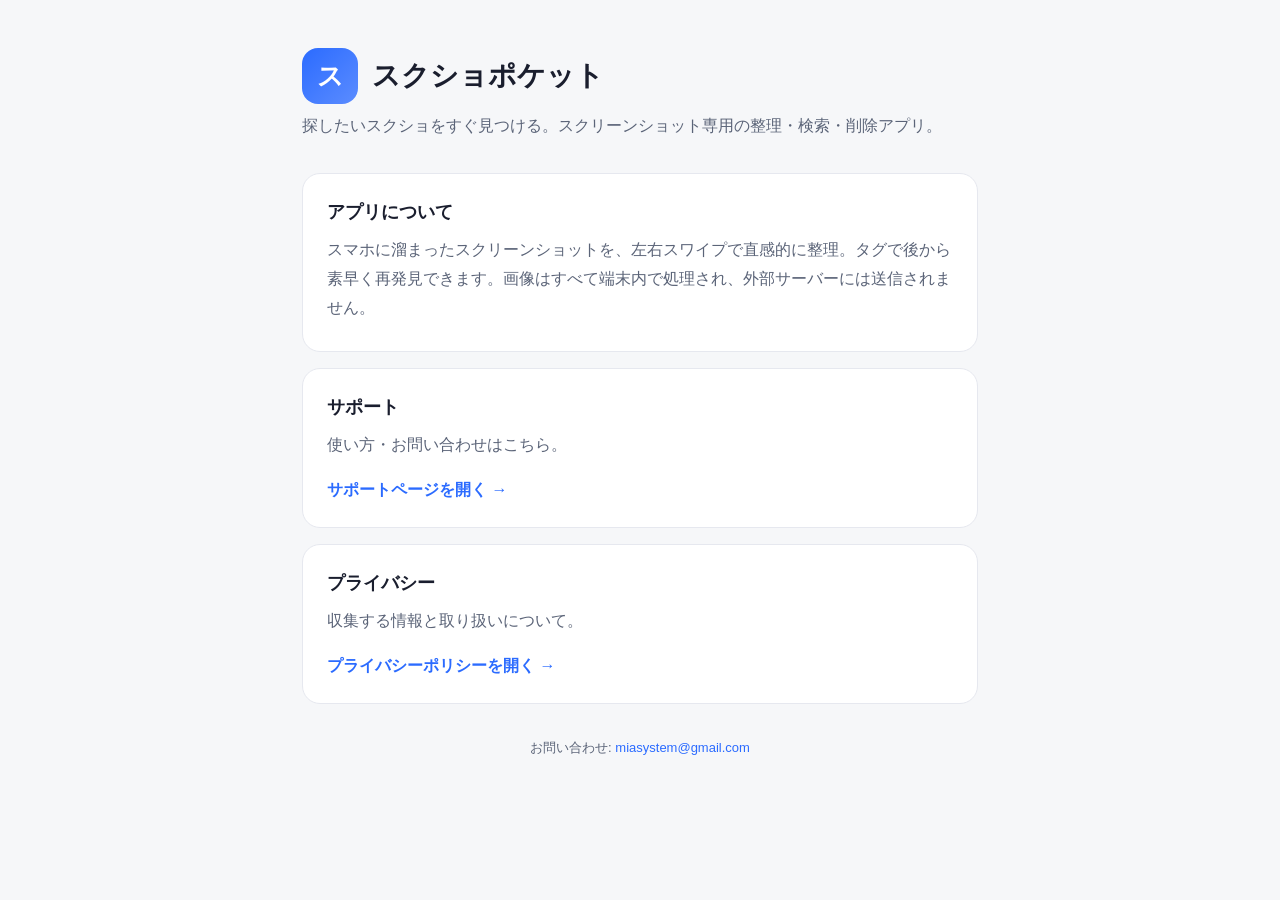
<file: index.html>
<!doctype html>
<html lang="ja">
<head>
<meta charset="utf-8">
<meta name="viewport" content="width=device-width, initial-scale=1">
<title>スクショポケット</title>
<style>
  :root { --accent:#2B6BFF; --ink:#1A1E2E; --muted:#5B6478; --bg:#F6F7F9; --card:#FFFFFF; --border:#E6E8EF; }
  * { box-sizing:border-box; }
  body { margin:0; font-family:-apple-system,BlinkMacSystemFont,"Hiragino Sans","Noto Sans JP",sans-serif; color:var(--ink); background:var(--bg); line-height:1.8; }
  .wrap { max-width:720px; margin:0 auto; padding:48px 22px 72px; }
  .brand { display:flex; align-items:center; gap:14px; margin-bottom:8px; }
  .logo { width:56px; height:56px; border-radius:16px; background:linear-gradient(135deg,#2B6BFF,#5B8Cff); display:flex; align-items:center; justify-content:center; color:#fff; font-weight:800; font-size:26px; }
  h1 { font-size:28px; margin:0; font-weight:800; }
  .tagline { color:var(--muted); margin:6px 0 32px; }
  .card { background:var(--card); border:1px solid var(--border); border-radius:18px; padding:22px 24px; margin-bottom:16px; }
  .card h2 { font-size:18px; margin:0 0 8px; }
  .card p { margin:0 0 6px; color:var(--muted); }
  a.btn { display:inline-block; margin-top:10px; color:var(--accent); font-weight:700; text-decoration:none; }
  a.btn:hover { text-decoration:underline; }
  footer { color:var(--muted); font-size:13px; margin-top:32px; text-align:center; }
  footer a { color:var(--accent); text-decoration:none; }
</style>
</head>
<body>
  <div class="wrap">
    <div class="brand">
      <div class="logo">ス</div>
      <div>
        <h1>スクショポケット</h1>
      </div>
    </div>
    <p class="tagline">探したいスクショをすぐ見つける。スクリーンショット専用の整理・検索・削除アプリ。</p>

    <div class="card">
      <h2>アプリについて</h2>
      <p>スマホに溜まったスクリーンショットを、左右スワイプで直感的に整理。タグで後から素早く再発見できます。画像はすべて端末内で処理され、外部サーバーには送信されません。</p>
    </div>

    <div class="card">
      <h2>サポート</h2>
      <p>使い方・お問い合わせはこちら。</p>
      <a class="btn" href="./support.html">サポートページを開く →</a>
    </div>

    <div class="card">
      <h2>プライバシー</h2>
      <p>収集する情報と取り扱いについて。</p>
      <a class="btn" href="./privacy.html">プライバシーポリシーを開く →</a>
    </div>

    <footer>
      お問い合わせ: <a href="mailto:miasystem@gmail.com">miasystem@gmail.com</a>
    </footer>
  </div>
</body>
</html>
</file>
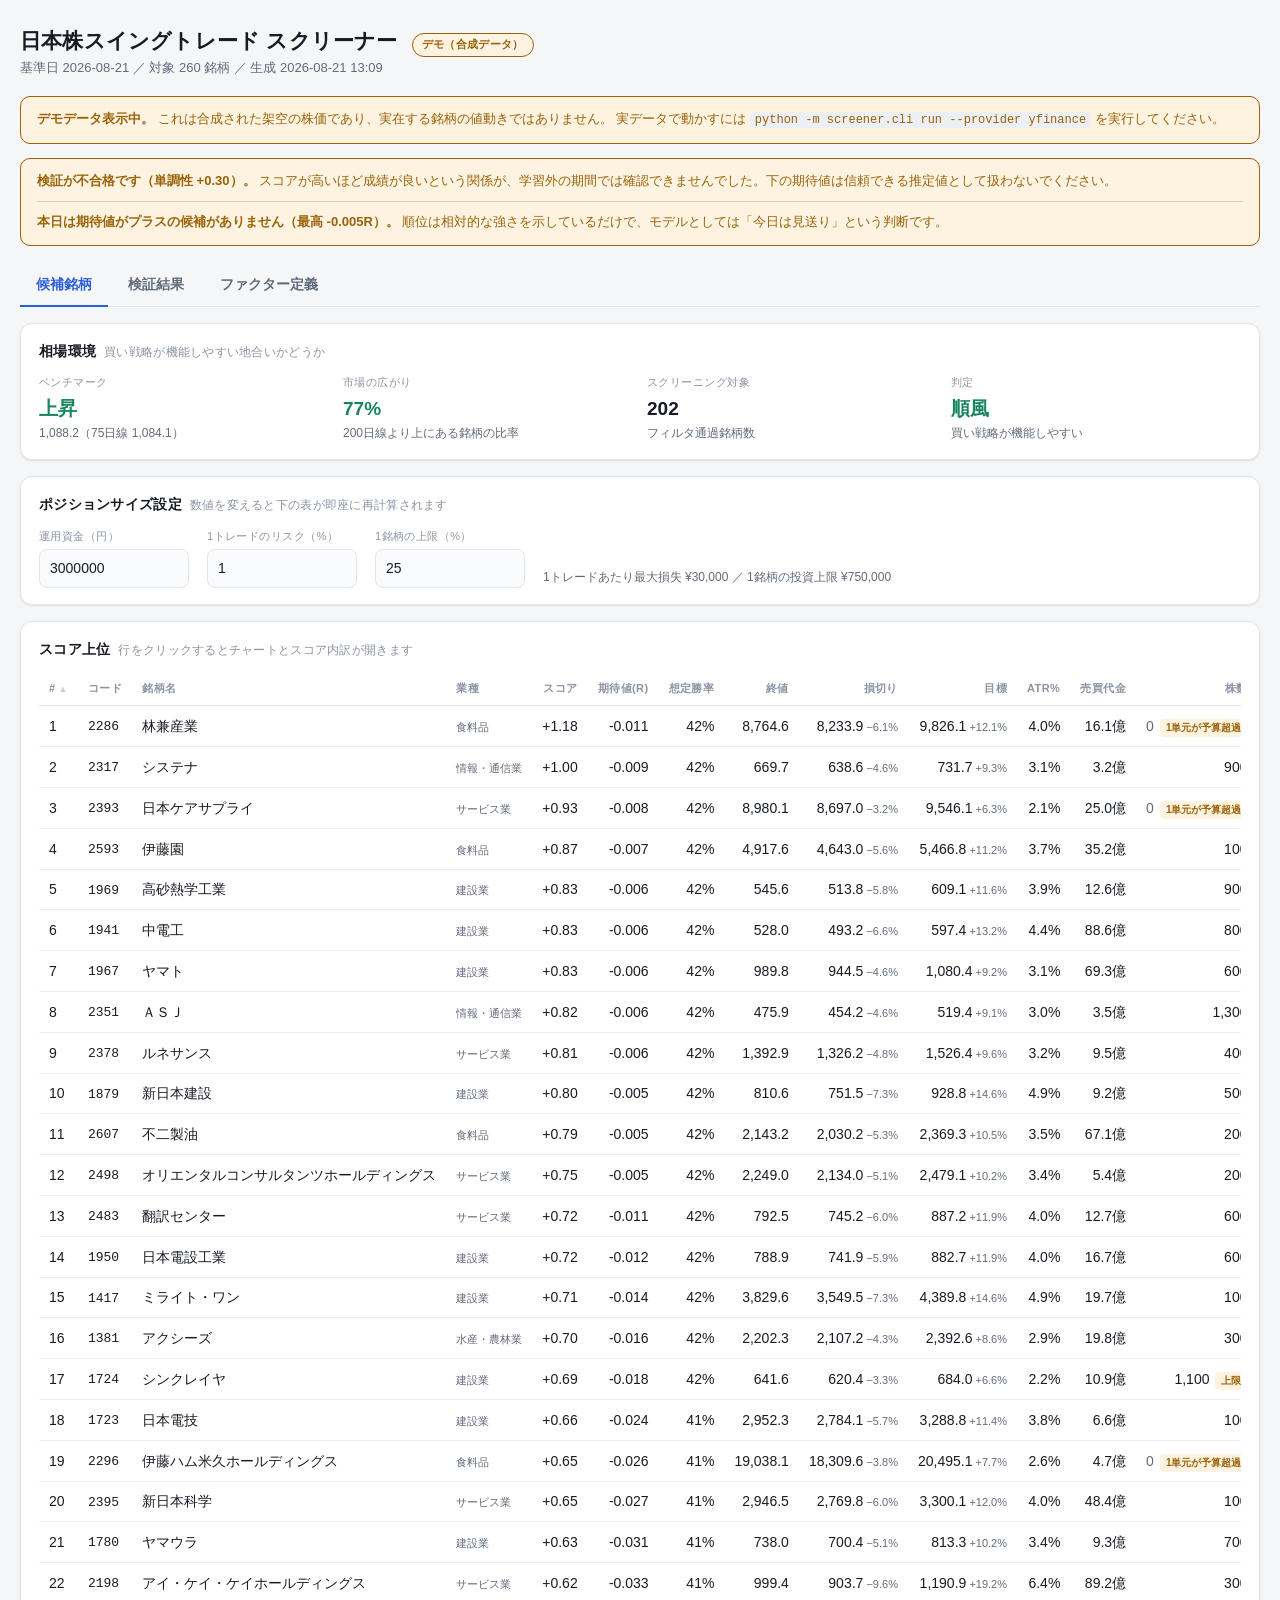
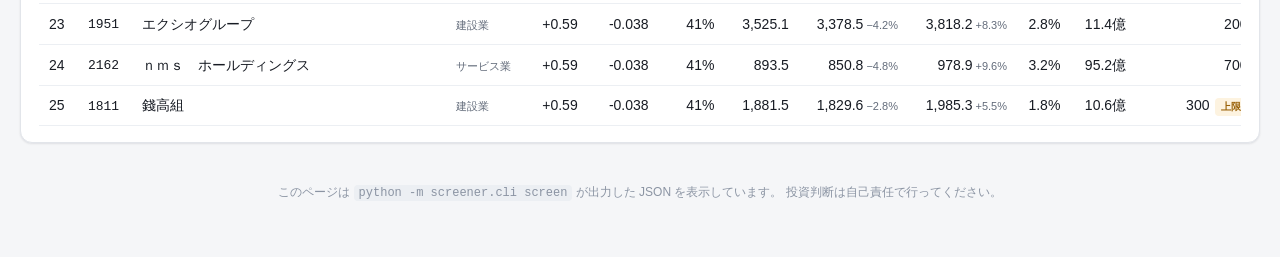
<file: trade/dashboard/index.html>
<!doctype html>
<html lang="ja">
<head>
<meta charset="utf-8">
<meta name="viewport" content="width=device-width, initial-scale=1">
<title>日本株スイングトレード スクリーナー</title>
<link rel="icon" href="data:image/svg+xml,%3Csvg xmlns='http://www.w3.org/2000/svg' viewBox='0 0 16 16'%3E%3Crect width='16' height='16' rx='3' fill='%232b5fd9'/%3E%3Cpath d='M3 11.5l3-3 2.5 2L13 5' stroke='%23fff' stroke-width='1.8' fill='none' stroke-linecap='round' stroke-linejoin='round'/%3E%3C/svg%3E">
<link rel="stylesheet" href="styles.css">
</head>
<body>
<div class="wrap">

  <header class="top">
    <div class="title-row">
      <h1>日本株スイングトレード スクリーナー</h1>
      <span id="provider-badge" class="badge">—</span>
    </div>
    <div class="subtitle" id="subtitle">読み込み中…</div>
  </header>

  <div id="demo-banner" class="banner hidden">
    <strong>デモデータ表示中。</strong>
    これは合成された架空の株価であり、実在する銘柄の値動きではありません。
    実データで動かすには <code class="inline">python -m screener.cli run --provider yfinance</code> を実行してください。
  </div>

  <div id="edge-banner" class="banner hidden"></div>

  <nav class="tabs" role="tablist">
    <button role="tab" aria-selected="true"  data-tab="screen">候補銘柄</button>
    <button role="tab" aria-selected="false" data-tab="validation">検証結果</button>
    <button role="tab" aria-selected="false" data-tab="factors">ファクター定義</button>
  </nav>

  <!-- ================================================== screening tab -->
  <section class="tab-panel" id="tab-screen">

    <div class="card">
      <h2>相場環境<span class="hint">買い戦略が機能しやすい地合いかどうか</span></h2>
      <div class="stat-grid" id="regime-stats"></div>
    </div>

    <div class="card">
      <h2>ポジションサイズ設定<span class="hint">数値を変えると下の表が即座に再計算されます</span></h2>
      <div class="controls">
        <div class="field">
          <label for="equity">運用資金（円）</label>
          <input id="equity" type="number" min="100000" step="100000" value="3000000">
        </div>
        <div class="field">
          <label for="risk">1トレードのリスク（%）</label>
          <input id="risk" type="number" min="0.1" max="10" step="0.1" value="1.0">
        </div>
        <div class="field">
          <label for="maxpos">1銘柄の上限（%）</label>
          <input id="maxpos" type="number" min="1" max="100" step="1" value="25">
        </div>
        <div class="field">
          <span class="note" id="risk-note"></span>
        </div>
      </div>
    </div>

    <div class="card">
      <h2>スコア上位<span class="hint">行をクリックするとチャートとスコア内訳が開きます</span></h2>
      <div class="table-scroll">
        <table id="screen-table">
          <thead><tr id="screen-head"></tr></thead>
          <tbody id="screen-body"></tbody>
        </table>
      </div>
    </div>
  </section>

  <!-- ================================================= validation tab -->
  <section class="tab-panel" id="tab-validation" hidden>

    <div class="card">
      <h2>ウォークフォワード検証<span class="hint">学習期間より後のデータのみで測定</span></h2>
      <div class="stat-grid" id="validation-stats"></div>
    </div>

    <div class="card">
      <h2>スコア別の実現期待値<span class="hint">学習に使っていない期間での1トレードあたり平均R。破線がゼロ、上が利益</span></h2>
      <div class="decile-chart" id="decile-chart"></div>
      <div class="decile-labels" id="decile-labels"></div>
      <div class="chart-note">左がスコア下位、右が上位。左から右へ右肩上がりなら、スコアが機能しています。</div>
      <div class="table-scroll" style="margin-top:16px">
        <table id="decile-table"></table>
      </div>
    </div>

    <div class="card">
      <h2>資産曲線<span class="hint">検証期間で上位銘柄を機械的に売買した場合</span></h2>
      <div id="equity-chart"></div>
      <div class="chart-note" id="equity-note"></div>
    </div>

    <div class="card">
      <h2>ファクター有効性（IC）<span class="hint">全期間でのスピアマン順位相関の平均</span></h2>
      <div class="table-scroll"><table id="ic-table"></table></div>
    </div>

    <div class="card">
      <h2>分割の内訳</h2>
      <div class="table-scroll"><table id="fold-table"></table></div>
    </div>
  </section>

  <!-- ==================================================== factors tab -->
  <section class="tab-panel" id="tab-factors" hidden>
    <div class="card">
      <h2>トレードプラン<span class="hint">期待値はこの売買ルールを前提に測定されています</span></h2>
      <div class="stat-grid" id="plan-stats"></div>
    </div>
    <div class="card">
      <h2>抽出条件（ハードフィルタ）<span class="hint">満たさない銘柄はスコアリング以前に除外</span></h2>
      <div class="stat-grid" id="filter-stats"></div>
    </div>
    <div class="card">
      <h2>ファクター一覧<span class="hint">重みはICから決定。0の項目は今回ノイズと判定され不採用</span></h2>
      <div class="factor-grid" id="factor-grid"></div>
    </div>
  </section>

  <div id="fatal" class="error" style="display:none"></div>

  <footer>
    このページは <code class="inline">python -m screener.cli screen</code> が出力した JSON を表示しています。
    投資判断は自己責任で行ってください。
  </footer>
</div>

<script src="app.js"></script>
</body>
</html>
</file>
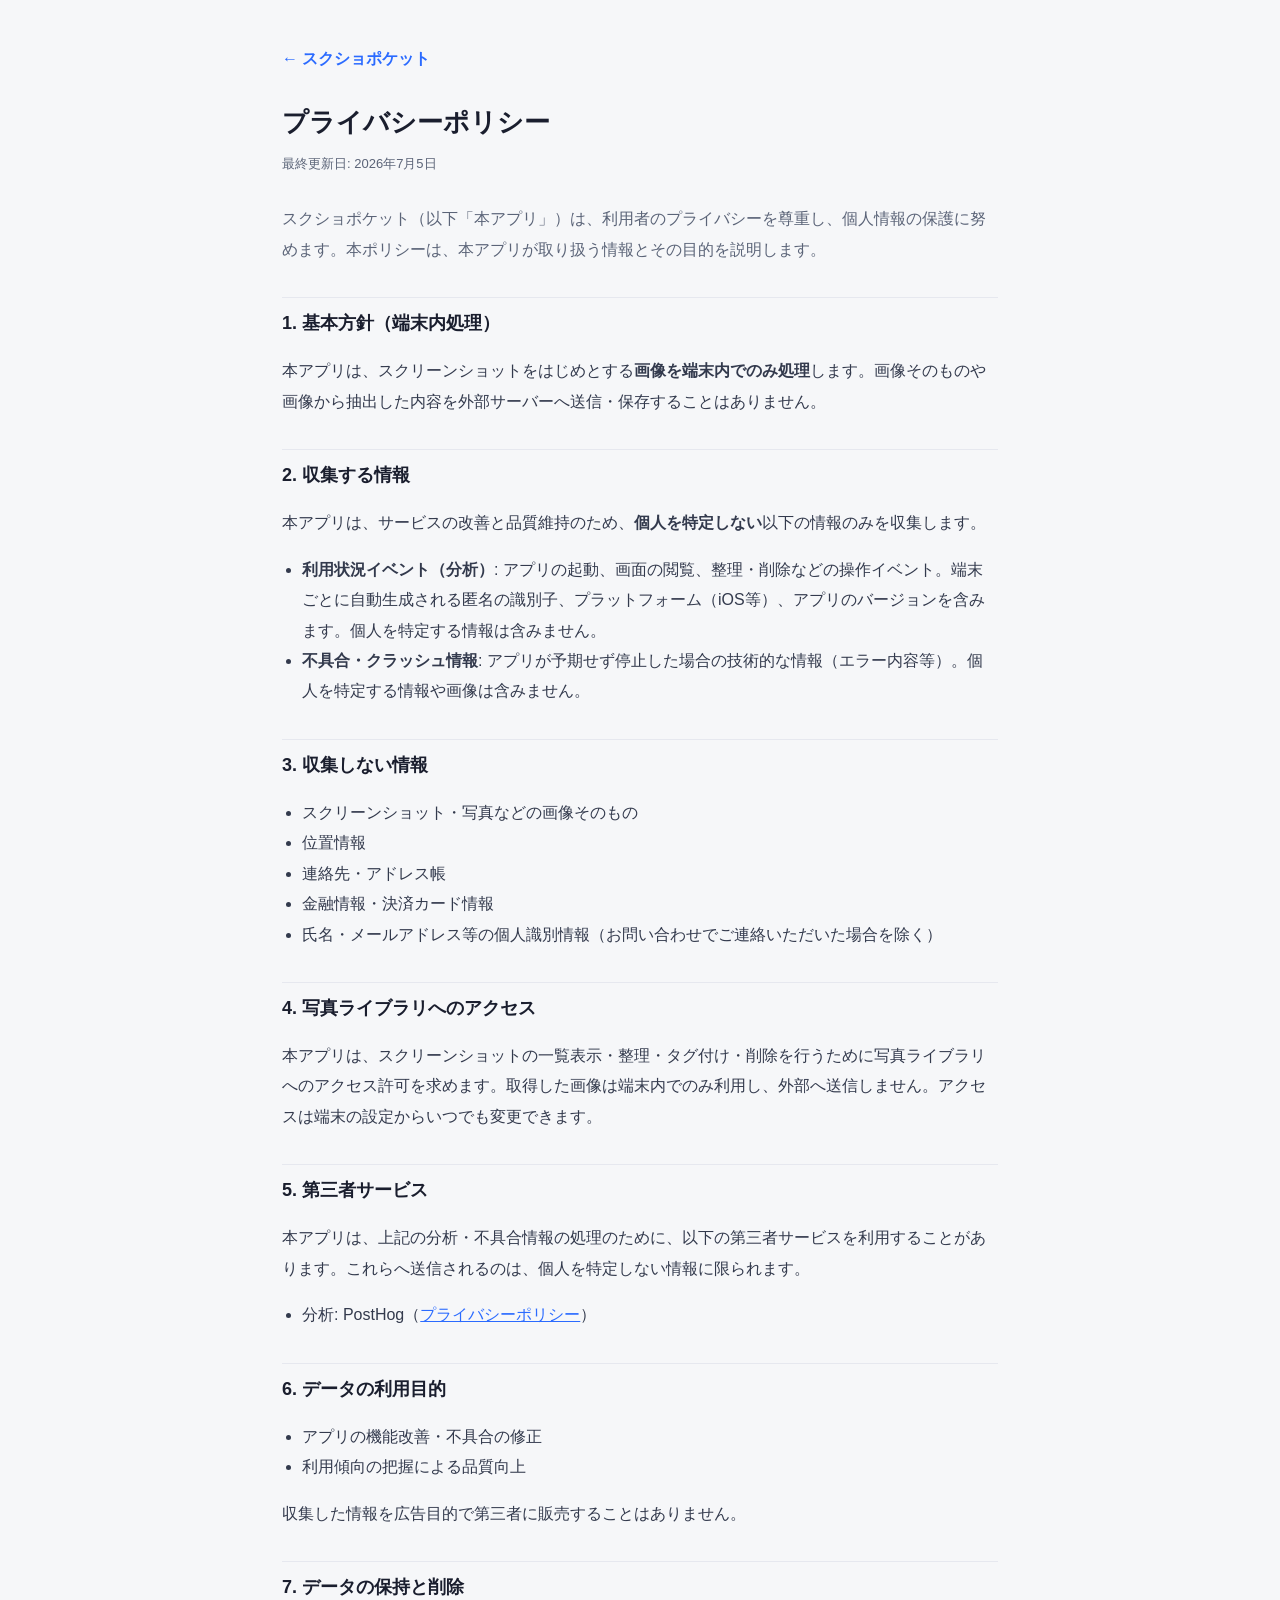
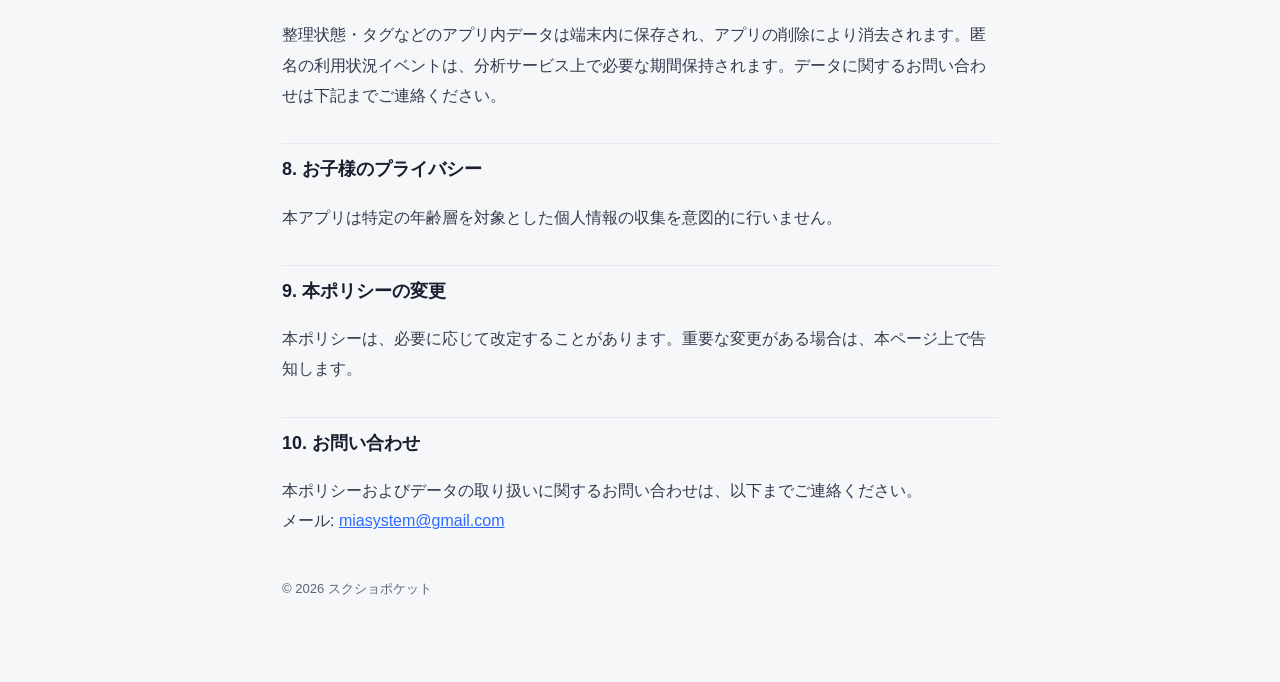
<file: privacy.html>
<!doctype html>
<html lang="ja">
<head>
<meta charset="utf-8">
<meta name="viewport" content="width=device-width, initial-scale=1">
<title>プライバシーポリシー | スクショポケット</title>
<style>
  :root { --accent:#2B6BFF; --ink:#1A1E2E; --muted:#5B6478; --bg:#F6F7F9; --card:#FFFFFF; --border:#E6E8EF; }
  * { box-sizing:border-box; }
  body { margin:0; font-family:-apple-system,BlinkMacSystemFont,"Hiragino Sans","Noto Sans JP",sans-serif; color:var(--ink); background:var(--bg); line-height:1.9; }
  .wrap { max-width:760px; margin:0 auto; padding:44px 22px 80px; }
  a { color:var(--accent); }
  h1 { font-size:26px; margin:0 0 4px; font-weight:800; }
  .updated { color:var(--muted); font-size:13px; margin-bottom:28px; }
  h2 { font-size:18px; margin:32px 0 8px; padding-top:8px; border-top:1px solid var(--border); }
  p, li { color:#333A4D; }
  ul { padding-left:1.25em; }
  .lead { color:var(--muted); }
  .nav { margin-bottom:24px; }
  .nav a { text-decoration:none; font-weight:600; }
  footer { color:var(--muted); font-size:13px; margin-top:40px; }
</style>
</head>
<body>
  <div class="wrap">
    <div class="nav"><a href="./index.html">← スクショポケット</a></div>
    <h1>プライバシーポリシー</h1>
    <div class="updated">最終更新日: 2026年7月5日</div>

    <p class="lead">スクショポケット（以下「本アプリ」）は、利用者のプライバシーを尊重し、個人情報の保護に努めます。本ポリシーは、本アプリが取り扱う情報とその目的を説明します。</p>

    <h2>1. 基本方針（端末内処理）</h2>
    <p>本アプリは、スクリーンショットをはじめとする<strong>画像を端末内でのみ処理</strong>します。画像そのものや画像から抽出した内容を外部サーバーへ送信・保存することはありません。</p>

    <h2>2. 収集する情報</h2>
    <p>本アプリは、サービスの改善と品質維持のため、<strong>個人を特定しない</strong>以下の情報のみを収集します。</p>
    <ul>
      <li><strong>利用状況イベント（分析）</strong>: アプリの起動、画面の閲覧、整理・削除などの操作イベント。端末ごとに自動生成される匿名の識別子、プラットフォーム（iOS等）、アプリのバージョンを含みます。個人を特定する情報は含みません。</li>
      <li><strong>不具合・クラッシュ情報</strong>: アプリが予期せず停止した場合の技術的な情報（エラー内容等）。個人を特定する情報や画像は含みません。</li>
    </ul>

    <h2>3. 収集しない情報</h2>
    <ul>
      <li>スクリーンショット・写真などの画像そのもの</li>
      <li>位置情報</li>
      <li>連絡先・アドレス帳</li>
      <li>金融情報・決済カード情報</li>
      <li>氏名・メールアドレス等の個人識別情報（お問い合わせでご連絡いただいた場合を除く）</li>
    </ul>

    <h2>4. 写真ライブラリへのアクセス</h2>
    <p>本アプリは、スクリーンショットの一覧表示・整理・タグ付け・削除を行うために写真ライブラリへのアクセス許可を求めます。取得した画像は端末内でのみ利用し、外部へ送信しません。アクセスは端末の設定からいつでも変更できます。</p>

    <h2>5. 第三者サービス</h2>
    <p>本アプリは、上記の分析・不具合情報の処理のために、以下の第三者サービスを利用することがあります。これらへ送信されるのは、個人を特定しない情報に限られます。</p>
    <ul>
      <li>分析: PostHog（<a href="https://posthog.com/privacy" target="_blank" rel="noopener">プライバシーポリシー</a>）</li>
    </ul>

    <h2>6. データの利用目的</h2>
    <ul>
      <li>アプリの機能改善・不具合の修正</li>
      <li>利用傾向の把握による品質向上</li>
    </ul>
    <p>収集した情報を広告目的で第三者に販売することはありません。</p>

    <h2>7. データの保持と削除</h2>
    <p>整理状態・タグなどのアプリ内データは端末内に保存され、アプリの削除により消去されます。匿名の利用状況イベントは、分析サービス上で必要な期間保持されます。データに関するお問い合わせは下記までご連絡ください。</p>

    <h2>8. お子様のプライバシー</h2>
    <p>本アプリは特定の年齢層を対象とした個人情報の収集を意図的に行いません。</p>

    <h2>9. 本ポリシーの変更</h2>
    <p>本ポリシーは、必要に応じて改定することがあります。重要な変更がある場合は、本ページ上で告知します。</p>

    <h2>10. お問い合わせ</h2>
    <p>本ポリシーおよびデータの取り扱いに関するお問い合わせは、以下までご連絡ください。<br>
    メール: <a href="mailto:miasystem@gmail.com">miasystem@gmail.com</a></p>

    <footer>© 2026 スクショポケット</footer>
  </div>
</body>
</html>
</file>
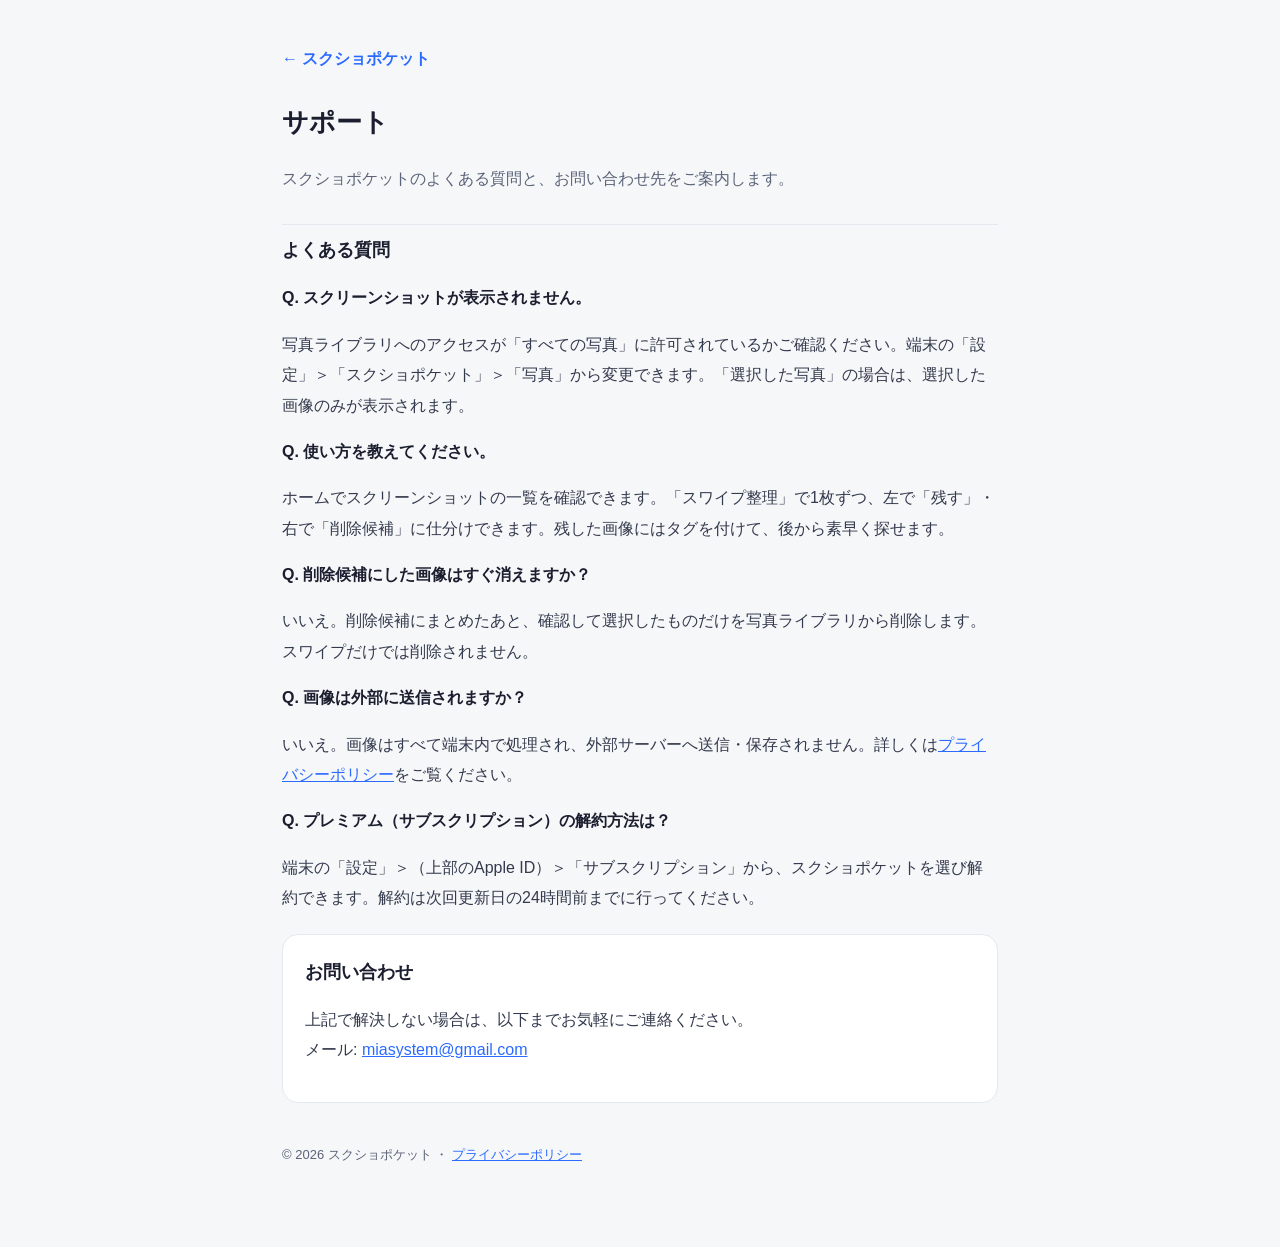
<file: support.html>
<!doctype html>
<html lang="ja">
<head>
<meta charset="utf-8">
<meta name="viewport" content="width=device-width, initial-scale=1">
<title>サポート | スクショポケット</title>
<style>
  :root { --accent:#2B6BFF; --ink:#1A1E2E; --muted:#5B6478; --bg:#F6F7F9; --card:#FFFFFF; --border:#E6E8EF; }
  * { box-sizing:border-box; }
  body { margin:0; font-family:-apple-system,BlinkMacSystemFont,"Hiragino Sans","Noto Sans JP",sans-serif; color:var(--ink); background:var(--bg); line-height:1.9; }
  .wrap { max-width:760px; margin:0 auto; padding:44px 22px 80px; }
  a { color:var(--accent); }
  h1 { font-size:26px; margin:0 0 4px; font-weight:800; }
  .lead { color:var(--muted); margin-bottom:28px; }
  h2 { font-size:18px; margin:30px 0 8px; padding-top:8px; border-top:1px solid var(--border); }
  p, li { color:#333A4D; }
  .q { font-weight:700; margin:16px 0 4px; }
  .contact { background:var(--card); border:1px solid var(--border); border-radius:16px; padding:20px 22px; margin-top:20px; }
  .nav { margin-bottom:24px; }
  .nav a { text-decoration:none; font-weight:600; }
  footer { color:var(--muted); font-size:13px; margin-top:40px; }
</style>
</head>
<body>
  <div class="wrap">
    <div class="nav"><a href="./index.html">← スクショポケット</a></div>
    <h1>サポート</h1>
    <p class="lead">スクショポケットのよくある質問と、お問い合わせ先をご案内します。</p>

    <h2>よくある質問</h2>

    <div class="q">Q. スクリーンショットが表示されません。</div>
    <p>写真ライブラリへのアクセスが「すべての写真」に許可されているかご確認ください。端末の「設定」＞「スクショポケット」＞「写真」から変更できます。「選択した写真」の場合は、選択した画像のみが表示されます。</p>

    <div class="q">Q. 使い方を教えてください。</div>
    <p>ホームでスクリーンショットの一覧を確認できます。「スワイプ整理」で1枚ずつ、左で「残す」・右で「削除候補」に仕分けできます。残した画像にはタグを付けて、後から素早く探せます。</p>

    <div class="q">Q. 削除候補にした画像はすぐ消えますか？</div>
    <p>いいえ。削除候補にまとめたあと、確認して選択したものだけを写真ライブラリから削除します。スワイプだけでは削除されません。</p>

    <div class="q">Q. 画像は外部に送信されますか？</div>
    <p>いいえ。画像はすべて端末内で処理され、外部サーバーへ送信・保存されません。詳しくは<a href="./privacy.html">プライバシーポリシー</a>をご覧ください。</p>

    <div class="q">Q. プレミアム（サブスクリプション）の解約方法は？</div>
    <p>端末の「設定」＞（上部のApple ID）＞「サブスクリプション」から、スクショポケットを選び解約できます。解約は次回更新日の24時間前までに行ってください。</p>

    <div class="contact">
      <h2 style="margin-top:0;border:0;padding:0;">お問い合わせ</h2>
      <p>上記で解決しない場合は、以下までお気軽にご連絡ください。<br>
      メール: <a href="mailto:miasystem@gmail.com">miasystem@gmail.com</a></p>
    </div>

    <footer>© 2026 スクショポケット ・ <a href="./privacy.html">プライバシーポリシー</a></footer>
  </div>
</body>
</html>
</file>
<file: trade/dashboard/styles.css>
:root {
  --bg: #f5f6f8;
  --panel: #ffffff;
  --panel-alt: #fafbfc;
  --border: #e2e5ea;
  --ink: #171b23;
  --muted: #626b7a;
  --faint: #8b94a3;
  --accent: #2b5fd9;
  --accent-soft: #eaf0fd;
  --up: #16855c;
  --up-soft: #e6f4ee;
  --down: #c0392f;
  --down-soft: #fbecea;
  --warn: #9a6209;
  --warn-soft: #fdf3e0;
  --grid: #eceff3;
  --shadow: 0 1px 2px rgba(16, 24, 40, .06), 0 1px 3px rgba(16, 24, 40, .04);
  --mono: ui-monospace, SFMono-Regular, "SF Mono", Menlo, Consolas, monospace;
}

@media (prefers-color-scheme: dark) {
  :root {
    --bg: #0e1116;
    --panel: #161a21;
    --panel-alt: #1b2029;
    --border: #272d38;
    --ink: #e6e9ee;
    --muted: #9aa4b2;
    --faint: #6d7684;
    --accent: #6f9bff;
    --accent-soft: #1a2436;
    --up: #3fbc8b;
    --up-soft: #14261f;
    --down: #ef6b60;
    --down-soft: #2a1a19;
    --warn: #e0aa50;
    --warn-soft: #2a2113;
    --grid: #222833;
    --shadow: none;
  }
}

* { box-sizing: border-box; }

body {
  margin: 0;
  background: var(--bg);
  color: var(--ink);
  font-family: -apple-system, BlinkMacSystemFont, "Hiragino Sans", "Noto Sans JP",
    "Yu Gothic UI", sans-serif;
  font-size: 14px;
  line-height: 1.6;
  -webkit-font-smoothing: antialiased;
}

.wrap { max-width: 1280px; margin: 0 auto; padding: 24px 20px 80px; }

/* ---------------------------------------------------------------- header */

header.top { margin-bottom: 18px; }

.title-row {
  display: flex; align-items: baseline; gap: 14px; flex-wrap: wrap;
}
h1 { font-size: 21px; margin: 0; font-weight: 700; letter-spacing: .01em; }
.subtitle { color: var(--muted); font-size: 13px; }

.badge {
  display: inline-block; padding: 2px 9px; border-radius: 999px;
  font-size: 11px; font-weight: 700; letter-spacing: .03em;
  background: var(--accent-soft); color: var(--accent);
  border: 1px solid transparent;
}
.badge.demo { background: var(--warn-soft); color: var(--warn); border-color: var(--warn); }

.banner {
  margin: 14px 0; padding: 12px 16px; border-radius: 10px;
  border: 1px solid var(--warn); background: var(--warn-soft); color: var(--warn);
  font-size: 13px;
}
.banner strong { font-weight: 700; }
.banner.hidden { display: none; }

/* ----------------------------------------------------------------- tabs */

nav.tabs {
  display: flex; gap: 4px; margin: 18px 0 16px;
  border-bottom: 1px solid var(--border);
}
nav.tabs button {
  appearance: none; border: 0; background: none; cursor: pointer;
  padding: 9px 16px; font: inherit; font-weight: 600; color: var(--muted);
  border-bottom: 2px solid transparent; margin-bottom: -1px;
}
nav.tabs button:hover { color: var(--ink); }
nav.tabs button[aria-selected="true"] { color: var(--accent); border-bottom-color: var(--accent); }

.tab-panel[hidden] { display: none; }

/* ---------------------------------------------------------------- cards */

.card {
  background: var(--panel); border: 1px solid var(--border);
  border-radius: 12px; padding: 16px 18px; box-shadow: var(--shadow);
  margin-bottom: 16px;
}
.card h2 { font-size: 14px; margin: 0 0 12px; font-weight: 700; letter-spacing: .02em; }
.card h2 .hint { font-weight: 400; color: var(--faint); font-size: 12px; margin-left: 8px; }

.stat-grid {
  display: grid; grid-template-columns: repeat(auto-fit, minmax(150px, 1fr)); gap: 14px;
}
.stat { }
.stat .k { font-size: 11px; color: var(--faint); letter-spacing: .04em; text-transform: uppercase; }
.stat .v { font-size: 19px; font-weight: 700; font-variant-numeric: tabular-nums; margin-top: 2px; }
.stat .s { font-size: 12px; color: var(--muted); }
.v.pos { color: var(--up); }
.v.neg { color: var(--down); }

/* ------------------------------------------------------------- controls */

.controls { display: flex; gap: 18px; flex-wrap: wrap; align-items: flex-end; }
.field { display: flex; flex-direction: column; gap: 4px; }
.field label { font-size: 11px; color: var(--faint); letter-spacing: .04em; text-transform: uppercase; }
.field input, .field select {
  font: inherit; font-variant-numeric: tabular-nums;
  padding: 7px 10px; border-radius: 8px; width: 150px;
  border: 1px solid var(--border); background: var(--panel-alt); color: var(--ink);
}
.field input:focus, .field select:focus { outline: 2px solid var(--accent); outline-offset: -1px; }
.field .note { font-size: 12px; color: var(--muted); }

/* ---------------------------------------------------------------- table */

.table-scroll { overflow-x: auto; }
table { border-collapse: collapse; width: 100%; font-variant-numeric: tabular-nums; }
th, td { padding: 8px 10px; text-align: right; white-space: nowrap; }
th {
  font-size: 11px; color: var(--faint); font-weight: 700; letter-spacing: .04em;
  border-bottom: 1px solid var(--border); text-transform: uppercase;
  position: sticky; top: 0; background: var(--panel); cursor: pointer; user-select: none;
}
th.plain { cursor: default; }
th:hover:not(.plain) { color: var(--ink); }
th .arrow { opacity: .45; font-size: 9px; margin-left: 3px; }
td { border-bottom: 1px solid var(--grid); }
th.l, td.l { text-align: left; }
tbody tr { cursor: pointer; }
tbody tr:hover { background: var(--panel-alt); }
tbody tr.open { background: var(--accent-soft); }
.code { font-family: var(--mono); font-size: 13px; }
.muted { color: var(--muted); }
.tiny { font-size: 11px; }
.flag {
  display: inline-block; padding: 1px 6px; border-radius: 4px; font-size: 10px;
  font-weight: 700; background: var(--warn-soft); color: var(--warn); margin-left: 6px;
}

/* --------------------------------------------------------------- detail */

tr.detail-row > td { padding: 0; background: var(--panel-alt); }
tr.detail-row.hidden { display: none; }
/* The row spans the full (scrollable) table width, which can be far wider than
 * the screen. Pinning the panel to the left edge of the scroll container keeps
 * it fully visible no matter how far the table is scrolled sideways. */
.detail {
  display: grid; grid-template-columns: minmax(0, 1.6fr) minmax(0, 1fr);
  gap: 20px; padding: 18px 14px;
  position: sticky; left: 0;
  width: min(1200px, calc(100vw - 78px));
}
@media (max-width: 900px) { .detail { grid-template-columns: 1fr; } }
.detail h3 { font-size: 12px; margin: 0 0 8px; color: var(--faint);
  letter-spacing: .05em; text-transform: uppercase; }

.contrib { display: flex; flex-direction: column; gap: 7px; }
.contrib-row { display: grid; grid-template-columns: 130px 1fr 54px; gap: 8px; align-items: center; }
.contrib-row .lbl { font-size: 12px; color: var(--muted); text-align: right;
  overflow: hidden; text-overflow: ellipsis; }
.contrib-bar { position: relative; height: 14px; background: var(--grid); border-radius: 3px; }
.contrib-bar i { position: absolute; top: 0; height: 100%; border-radius: 3px; display: block; }
.contrib-bar i.pos { background: var(--up); }
.contrib-bar i.neg { background: var(--down); }
.contrib-bar .mid { position: absolute; top: -2px; bottom: -2px; width: 1px; background: var(--faint); opacity: .5; }
.contrib-row .val { font-family: var(--mono); font-size: 11px; text-align: right; }

.plan-grid { display: grid; grid-template-columns: 1fr 1fr; gap: 6px 16px; margin-top: 14px; }
.plan-grid div { display: flex; justify-content: space-between; font-size: 12px;
  border-bottom: 1px solid var(--grid); padding: 3px 0; }
.plan-grid span:first-child { color: var(--muted); }
.plan-grid span:last-child { font-variant-numeric: tabular-nums; font-weight: 600; }

svg.chart { width: 100%; height: auto; display: block; }
svg text { fill: var(--faint); font-size: 9px; font-family: var(--mono); }
svg .gridline { stroke: var(--grid); stroke-width: 1; }
svg .sma25 { stroke: var(--accent); fill: none; stroke-width: 1.4; }
svg .sma75 { stroke: var(--warn); fill: none; stroke-width: 1.4; }
svg .lvl { stroke-width: 1; stroke-dasharray: 4 3; }
svg .lvl.stop { stroke: var(--down); }
svg .lvl.target { stroke: var(--up); }
.legend { display: flex; gap: 14px; font-size: 11px; color: var(--muted); margin-top: 6px; }
.legend i { display: inline-block; width: 14px; height: 2px; vertical-align: middle; margin-right: 4px; }

/* ------------------------------------------------------------ validation */

.decile-chart { display: flex; align-items: flex-end; gap: 4px; height: 190px;
  padding-top: 10px; border-bottom: 1px solid var(--border);
  position: relative; }
/* Zero line at the vertical midpoint, where the bars pivot. */
.decile-chart::after {
  content: ""; position: absolute; left: 0; right: 0; top: 50%;
  border-top: 1px dashed var(--faint); opacity: .55; pointer-events: none;
}
.chart-note { font-size: 11px; color: var(--faint); margin-top: 8px; }
.decile-col { flex: 1; display: flex; flex-direction: column; justify-content: flex-end;
  align-items: center; height: 100%; position: relative; }
.decile-col .bar { width: 62%; border-radius: 3px 3px 0 0; background: var(--up); min-height: 1px; }
.decile-col .bar.neg { background: var(--down); border-radius: 0 0 3px 3px; }
.decile-labels { display: flex; gap: 4px; margin-top: 6px; }
.decile-labels div { flex: 1; text-align: center; font-size: 10px; color: var(--faint); }

.zero-line { position: relative; height: 1px; background: var(--faint); opacity: .4; }

.pill { display: inline-block; padding: 3px 10px; border-radius: 999px; font-size: 12px; font-weight: 700; }
.pill.good { background: var(--up-soft); color: var(--up); }
.pill.bad { background: var(--down-soft); color: var(--down); }
.pill.warn { background: var(--warn-soft); color: var(--warn); }

/* --------------------------------------------------------------- factors */

.factor-grid { display: grid; grid-template-columns: repeat(auto-fill, minmax(290px, 1fr)); gap: 12px; }
.factor {
  border: 1px solid var(--border); border-radius: 10px; padding: 12px 14px;
  background: var(--panel-alt);
}
.factor.inactive { opacity: .5; }
.factor .fh { display: flex; justify-content: space-between; align-items: baseline; gap: 8px; }
.factor .fn { font-weight: 700; font-size: 13px; }
.factor .fw { font-family: var(--mono); font-size: 12px; color: var(--accent); }
.factor .fr { font-size: 12px; color: var(--muted); margin-top: 6px; }
.factor .fm { font-size: 11px; color: var(--faint); margin-top: 6px; font-family: var(--mono); }
.wbar { height: 4px; background: var(--grid); border-radius: 2px; margin-top: 8px; }
.wbar i { display: block; height: 100%; background: var(--accent); border-radius: 2px; }

.cat { font-size: 10px; letter-spacing: .05em; text-transform: uppercase;
  color: var(--faint); font-weight: 700; }

footer { margin-top: 40px; color: var(--faint); font-size: 12px; text-align: center; }
.loading { padding: 60px 0; text-align: center; color: var(--muted); }
.error { padding: 20px; border-radius: 10px; background: var(--down-soft);
  color: var(--down); border: 1px solid var(--down); }
code.inline { font-family: var(--mono); background: var(--grid); padding: 1px 5px;
  border-radius: 4px; font-size: 12px; }
</file>
